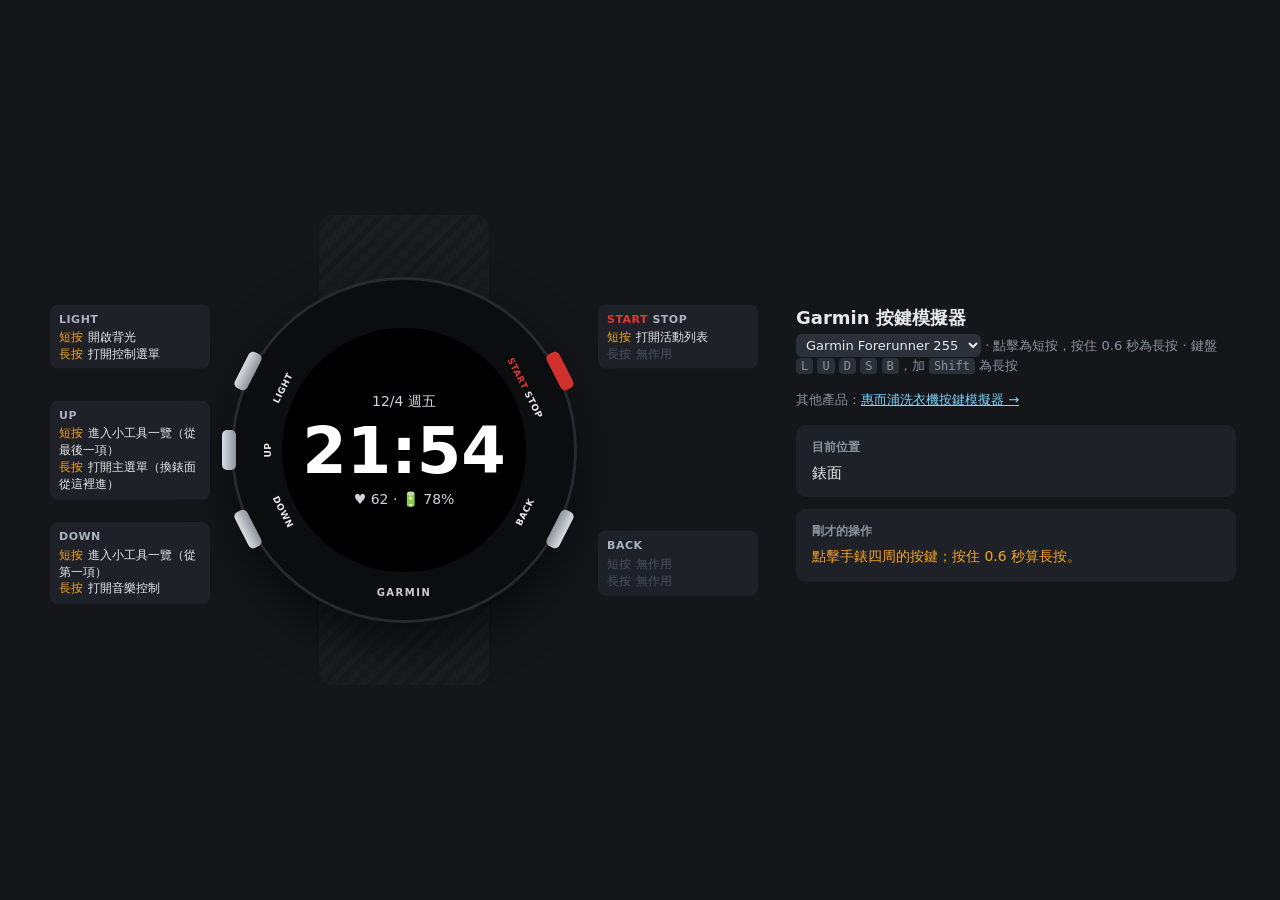
<file: index.html>
<!doctype html>
<html lang="zh-Hant">
<head>
  <meta charset="utf-8">
  <meta name="viewport" content="width=device-width, initial-scale=1">
  <title>Garmin 按鍵模擬器</title>
  <link rel="icon" href="data:,">
  <link rel="stylesheet" href="style.css">
</head>
<body>
  <div class="stage">
    <div class="strap"></div>
    <div id="watch"><div id="screen"></div></div>
  </div>

  <div class="panel">
    <h1>Garmin 按鍵模擬器</h1>
    <p class="sub"><select id="model"></select> · 點擊為短按，按住 0.6 秒為長按 · 鍵盤 <kbd>L</kbd> <kbd>U</kbd> <kbd>D</kbd> <kbd>S</kbd> <kbd>B</kbd>，加 <kbd>Shift</kbd> 為長按</p>
    <p class="sub">其他產品：<a href="washer.html">惠而浦洗衣機按鍵模擬器 →</a></p>

    <div class="box"><h2>目前位置</h2><div id="path"></div></div>
    <div class="box"><h2>剛才的操作</h2><div id="log"></div></div>
  </div>

  <script src="models/fr255.js"></script>
  <script src="models/fenix7.js"></script>
  <script src="engine.js"></script>
</body>
</html>
</file>
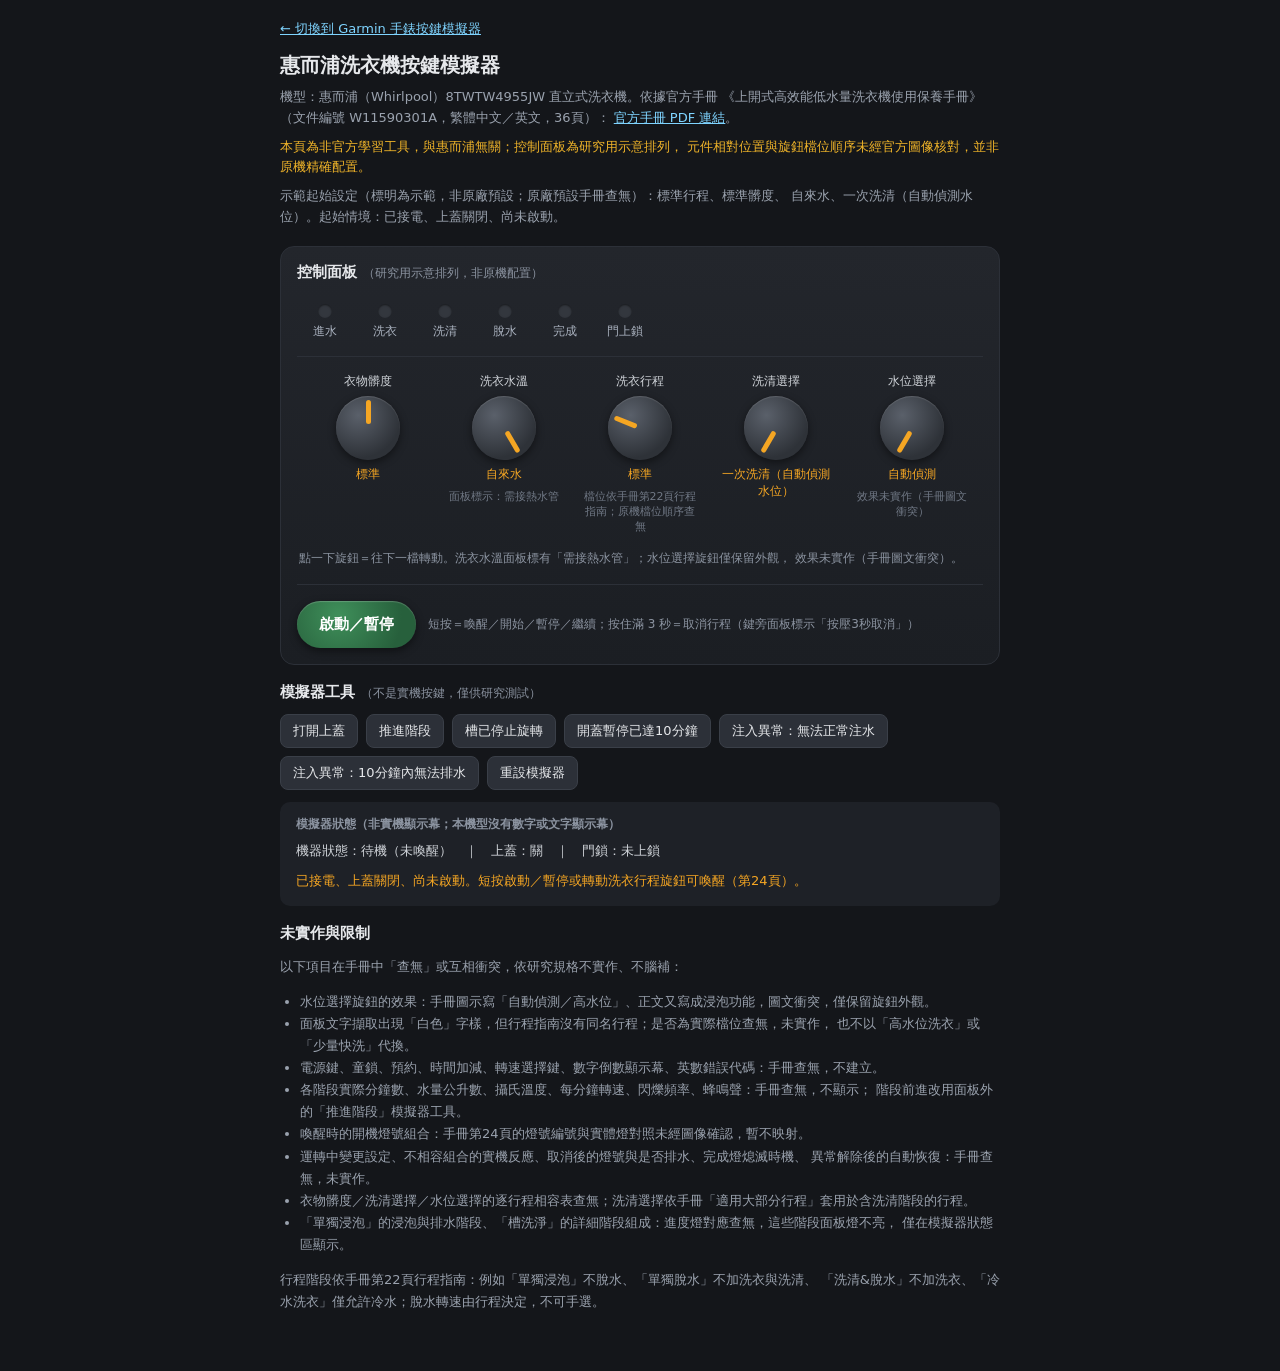
<file: washer.html>
<!doctype html>
<html lang="zh-Hant">
<head>
  <meta charset="utf-8">
  <meta name="viewport" content="width=device-width, initial-scale=1">
  <title>惠而浦洗衣機按鍵模擬器</title>
  <link rel="icon" href="data:,">
  <link rel="stylesheet" href="washer.css">
</head>
<body>
<div class="wrap">
  <header>
    <p class="switch"><a href="index.html">← 切換到 Garmin 手錶按鍵模擬器</a></p>
    <h1>惠而浦洗衣機按鍵模擬器</h1>
    <p class="sub">機型：惠而浦（Whirlpool）8TWTW4955JW 直立式洗衣機。依據官方手冊
      《上開式高效能低水量洗衣機使用保養手冊》（文件編號 W11590301A，繁體中文／英文，36頁）：
      <a class="longlink" href="https://www.whirlpool.com/content/dam/global/documents/202201/owners-manual-w11590301-revA.pdf" rel="noopener">官方手冊 PDF 連結</a>。
    </p>
    <p class="sub warn">本頁為非官方學習工具，與惠而浦無關；控制面板為研究用示意排列，
      元件相對位置與旋鈕檔位順序未經官方圖像核對，並非原機精確配置。</p>
    <p class="sub">示範起始設定（標明為示範，非原廠預設；原廠預設手冊查無）：標準行程、標準髒度、
      自來水、一次洗清（自動偵測水位）。起始情境：已接電、上蓋關閉、尚未啟動。</p>
  </header>

  <section class="machine" aria-label="控制面板（研究用示意）">
    <h2>控制面板<small>（研究用示意排列，非原機配置）</small></h2>

    <div class="lights" id="lights"></div>

    <div class="knobs" id="knobs"></div>
    <p class="hint">點一下旋鈕＝往下一檔轉動。洗衣水溫面板標有「需接熱水管」；水位選擇旋鈕僅保留外觀，
      效果未實作（手冊圖文衝突）。</p>

    <div class="startrow">
      <button id="startBtn" type="button">啟動／暫停</button>
      <span class="btnnote">短按＝喚醒／開始／暫停／繼續；按住滿 3 秒＝取消行程（鍵旁面板標示「按壓3秒取消」）</span>
    </div>
  </section>

  <section class="simtools">
    <h2>模擬器工具<small>（不是實機按鍵，僅供研究測試）</small></h2>
    <div class="toolbtns">
      <button id="lidBtn" type="button">打開上蓋</button>
      <button id="advanceBtn" type="button">推進階段</button>
      <button id="drumBtn" type="button">槽已停止旋轉</button>
      <button id="tenMinBtn" type="button">開蓋暫停已達10分鐘</button>
      <button id="fillAnomalyBtn" type="button">注入異常：無法正常注水</button>
      <button id="drainAnomalyBtn" type="button">注入異常：10分鐘內無法排水</button>
      <button id="resetBtn" type="button">重設模擬器</button>
    </div>
    <div class="box">
      <h3>模擬器狀態（非實機顯示幕；本機型沒有數字或文字顯示幕）</h3>
      <div id="simState" class="simstate"></div>
      <div id="message" class="message" aria-live="polite"></div>
    </div>
  </section>

  <section class="notes">
    <h2>未實作與限制</h2>
    <p>以下項目在手冊中「查無」或互相衝突，依研究規格不實作、不腦補：</p>
    <ul>
      <li>水位選擇旋鈕的效果：手冊圖示寫「自動偵測／高水位」、正文又寫成浸泡功能，圖文衝突，僅保留旋鈕外觀。</li>
      <li>面板文字擷取出現「白色」字樣，但行程指南沒有同名行程；是否為實際檔位查無，未實作，
        也不以「高水位洗衣」或「少量快洗」代換。</li>
      <li>電源鍵、童鎖、預約、時間加減、轉速選擇鍵、數字倒數顯示幕、英數錯誤代碼：手冊查無，不建立。</li>
      <li>各階段實際分鐘數、水量公升數、攝氏溫度、每分鐘轉速、閃爍頻率、蜂鳴聲：手冊查無，不顯示；
        階段前進改用面板外的「推進階段」模擬器工具。</li>
      <li>喚醒時的開機燈號組合：手冊第24頁的燈號編號與實體燈對照未經圖像確認，暫不映射。</li>
      <li>運轉中變更設定、不相容組合的實機反應、取消後的燈號與是否排水、完成燈熄滅時機、
        異常解除後的自動恢復：手冊查無，未實作。</li>
      <li>衣物髒度／洗清選擇／水位選擇的逐行程相容表查無；洗清選擇依手冊「適用大部分行程」套用於含洗清階段的行程。</li>
      <li>「單獨浸泡」的浸泡與排水階段、「槽洗淨」的詳細階段組成：進度燈對應查無，這些階段面板燈不亮，
        僅在模擬器狀態區顯示。</li>
    </ul>
    <p>行程階段依手冊第22頁行程指南：例如「單獨浸泡」不脫水、「單獨脫水」不加洗衣與洗清、
      「洗清&amp;脫水」不加洗衣、「冷水洗衣」僅允許冷水；脫水轉速由行程決定，不可手選。</p>
  </section>
</div>

<script src="washer-model.js"></script>
<script src="washer-app.js"></script>
</body>
</html>
</file>
<file: style.css>
* { box-sizing: border-box; }
body {
  margin: 0; min-height: 100vh; background: #14161a; color: #e6e8eb;
  font-family: system-ui, "Microsoft JhengHei", "PingFang TC", sans-serif;
  display: flex; flex-wrap: wrap; gap: 32px; align-items: center; justify-content: center; padding: 24px;
}
h1 { font-size: 18px; margin: 0 0 4px; }
a { color: #7fd4ff; }
.sub { color: #8b93a0; font-size: 13px; margin: 0 0 16px; }

/* ---- 手錶 ---- */
/* 機身比例參照手冊 Overview 的機身圖：黑色錶殼、錶圈內側印按鍵名、上下錶帶 */
.stage { width: 720px; height: 470px; position: relative; flex: none; overflow: hidden; }
@media (max-width: 770px) { .stage { zoom: .78; } }
@media (max-width: 610px) { .stage { zoom: .6; } }
@media (max-width: 430px) { .stage { zoom: .47; } body { padding: 16px 8px; } }
.tip {
  position: absolute; width: 160px; transform: translateY(-50%); padding: 7px 9px; border-radius: 8px;
  background: #1e2127; font-size: 12px; line-height: 1.4; color: #e6e8eb;
}
.tip b { display: block; font-size: 11px; letter-spacing: .5px; color: #aab2bf; margin-bottom: 2px; }
.tip b i { font-style: normal; color: #e0392f; }
.tip span { color: #f5a623; margin-right: 5px; }
.tip .none, .tip .none span { color: #4b515b; }
.strap {
  position: absolute; left: 50%; top: 0; bottom: 0; width: 170px; margin-left: -85px; border-radius: 14px;
  background: repeating-linear-gradient(135deg, #1b1d21 0 6px, #17191c 6px 12px);
}
#watch {
  position: absolute; left: 50%; top: 50%; width: 340px; height: 340px; margin: -170px 0 0 -170px;
  border-radius: 50%; background: radial-gradient(circle, #0c0d0f 72%, #1c1e22 73%, #101113 100%);
  box-shadow: 0 0 0 3px #26292e, 0 20px 50px #000a;
}
#watch::after { /* 錶圈下方的品牌字位置 */
  content: "GARMIN"; position: absolute; left: 0; right: 0; bottom: 22px; text-align: center;
  font-size: 10px; font-weight: 700; letter-spacing: 1.5px; color: #c9cdd3; pointer-events: none;
}
#screen {
  position: absolute; inset: 48px; border-radius: 50%; overflow: hidden;
  background: #000; color: #cfd3d8; transition: filter .2s; z-index: 1;
  display: flex; align-items: center; justify-content: center; text-align: center; user-select: none;
}
#screen.lit { filter: brightness(1.6); }
.btn {
  position: absolute; width: 14px; height: 40px; padding: 0; border: 0; border-radius: 5px;
  background: linear-gradient(90deg, #8d939c, #d9dde2); cursor: pointer; touch-action: none;
}
.btn::before { content: ""; position: absolute; inset: -8px -14px; } /* 放大點擊範圍 */
.btn:hover { filter: brightness(1.25); }
.btn.down { background: #f5a623 !important; }
.btn-label {
  position: absolute; white-space: nowrap; z-index: 2;
  font-size: 9px; font-weight: 700; letter-spacing: .5px; color: #e6e8eb; pointer-events: none;
}
.btn-label i { font-style: normal; color: #e0392f; }

/* ---- 螢幕內容 ---- */
.accent { color: #f5a623; }
.face, .act { display: flex; flex-direction: column; gap: 8px; align-items: center; }
.face b, .act b { font-size: 64px; line-height: 1; color: #fff; font-variant-numeric: tabular-nums; }
.face small, .act small { font-size: 14px; }
.face-big { gap: 0; }
.face-big b { font-size: 84px; }
.face-big b.accent { color: #f5a623; }
.face-data b { font-size: 52px; color: #7fd4ff; }
.caption { position: absolute; bottom: 22px; left: 0; right: 0; font-size: 12px; color: #f5a623; }
.list, .info { width: 100%; }
.title { font-size: 12px; color: #8b93a0; margin-bottom: 10px; }
.row { height: 44px; display: flex; align-items: center; justify-content: center; gap: 8px; font-size: 16px; }
.row.dim { color: #5d646f; font-size: 14px; }
.row.sel { background: #fff; color: #000; font-weight: 700; font-size: 20px; }
.pos { font-size: 11px; color: #5d646f; margin-top: 8px; }
.info .body { font-size: 20px; line-height: 1.5; color: #fff; }

/* ---- 說明面板 ---- */
.panel { width: 440px; max-width: 100%; }
.box { background: #1e2127; border-radius: 10px; padding: 14px 16px; margin-bottom: 12px; }
.box h2 { font-size: 12px; font-weight: 600; color: #8b93a0; margin: 0 0 8px; }
#path { font-size: 15px; }
#log { font-size: 14px; color: #f5a623; min-height: 1.4em; }
table { width: 100%; border-collapse: collapse; font-size: 13px; }
th, td { text-align: left; padding: 6px 6px; border-top: 1px solid #2c3038; vertical-align: top; }
thead th { border-top: 0; color: #8b93a0; font-weight: 500; }
tbody th { width: 64px; }
td.none { color: #4b515b; }
kbd { background: #2c3038; border-radius: 4px; padding: 1px 5px; font-size: 12px; }

/* ---- 型號切換與各型號外觀 ---- */
select { background: #2c3038; color: #e6e8eb; border: 0; border-radius: 6px; padding: 3px 6px; font: inherit; }
/* fēnix 7：參照手冊 Device Overview 機身圖——窄金屬錶圈、大螢幕、四個帶螺絲的錶耳、深色按鍵 */
.fenix7 #watch { background: radial-gradient(circle, #0c0d0f 79%, #50555c 80%, #2b2e33 100%); box-shadow: 0 0 0 3px #1b1d20, 0 20px 50px #000a; }
.fenix7 #watch::after { bottom: 40px; font-size: 8px; z-index: 2; color: #9aa0a8; }
.fenix7 #screen { inset: 32px; box-shadow: 0 0 0 2px #1a1c1f; }
.fenix7 .btn { background: linear-gradient(90deg, #3a3e44, #6b7078); width: 16px; height: 44px; }
.fenix7 .btn-label { font-size: 8px; color: #a9afb7; }
.fenix7 .strap::before, .fenix7 .strap::after {
  content: ""; position: absolute; left: -26px; right: -26px; height: 78px; border-radius: 16px;
  background:
    radial-gradient(circle at 14px 50%, #0c0d0f 0 5px, #6a7078 5px 7px, transparent 7px),
    radial-gradient(circle at calc(100% - 14px) 50%, #0c0d0f 0 5px, #6a7078 5px 7px, transparent 7px),
    #2b2e33;
}
.fenix7 .strap::before { top: 62px; }
.fenix7 .strap::after { bottom: 62px; }

/* ---- 地圖（示意的等高線地形）---- */
.map {
  position: absolute; inset: 0;
  background: repeating-radial-gradient(circle at calc(35% + var(--x)) calc(40% + var(--y)),
    #1f3d2c 0 calc(7px * var(--z)), #3b6b4a calc(7px * var(--z)) calc(7px * var(--z) + 1.5px));
}
.map .track {
  position: absolute; left: calc(50% + var(--x)); top: calc(50% + var(--y)); width: calc(18px * var(--z)); height: calc(26px * var(--z));
  border: 3px solid #ff5ad1; border-width: 0 0 3px 3px; border-radius: 0 0 0 60%; transform: translate(-100%, 0);
}
.map .me { position: absolute; left: calc(50% + var(--x)); top: calc(50% + var(--y)); transform: translate(-50%, -50%); color: #4db4ff; font-size: 22px; text-shadow: 0 0 3px #000; }
.map .scale { position: absolute; top: 26px; left: 0; right: 0; font-size: 12px; color: #fff; text-shadow: 0 0 3px #000; }
.map .caption { color: #fff; text-shadow: 0 0 3px #000; }
.map .cross { position: absolute; left: 50%; top: 50%; transform: translate(-50%, -50%); color: #fff; font-size: 26px; text-shadow: 0 0 3px #000; }
.fenix7 #watch::after { bottom: 35px; }
.fenix7 .caption { bottom: 50px; }
</file>
<file: washer.css>
/* 惠而浦洗衣機模擬器頁面：沿用手錶模擬器的深色配色；版面須在 390px 寬不產生橫向捲動。 */
* { box-sizing: border-box; }
body {
  margin: 0; min-height: 100vh; background: #14161a; color: #e6e8eb;
  font-family: system-ui, "Microsoft JhengHei", "PingFang TC", sans-serif;
  display: flex; justify-content: center; padding: 20px 12px 40px;
}
.wrap { width: 100%; max-width: 720px; min-width: 0; }
a { color: #7fd4ff; }
.longlink { overflow-wrap: anywhere; word-break: break-all; }
h1 { font-size: 20px; margin: 0 0 8px; }
h2 { font-size: 15px; margin: 0 0 12px; }
h2 small, h3 small { font-weight: 400; color: #8b93a0; font-size: 12px; margin-left: 6px; }
h3 { font-size: 12px; font-weight: 600; color: #8b93a0; margin: 0 0 8px; }
.sub { color: #9aa2ae; font-size: 13px; line-height: 1.6; margin: 0 0 8px; overflow-wrap: anywhere; }
.sub.warn { color: #f0b429; }
.switch { font-size: 13px; margin: 0 0 14px; }

/* ---- 控制面板 ---- */
.machine {
  background: linear-gradient(180deg, #23262c, #1b1e23); border: 1px solid #2c3038;
  border-radius: 14px; padding: 16px; margin: 18px 0;
}

/* 進度與門鎖指示燈 */
.lights { display: flex; flex-wrap: wrap; gap: 10px 16px; padding: 10px 6px 16px; border-bottom: 1px solid #2c3038; margin-bottom: 16px; }
.light { display: flex; flex-direction: column; align-items: center; gap: 5px; font-size: 12px; color: #aab2bf; min-width: 44px; }
.led { width: 14px; height: 14px; border-radius: 50%; background: #33373e; box-shadow: inset 0 1px 2px #0008; }
.led.on { background: #ffb02e; box-shadow: 0 0 8px #ffb02e88; }
.light.lock .led.on { background: #e0392f; box-shadow: 0 0 8px #e0392f88; }
.led.flash { animation: blink 1s step-start infinite; }
.led.flash { background: #ffb02e; }
.light.lock .led.flash { background: #e0392f; }
@keyframes blink { 50% { background: #33373e; box-shadow: inset 0 1px 2px #0008; } }

/* 旋鈕 */
.knobs { display: flex; flex-wrap: wrap; gap: 14px 18px; justify-content: center; }
.knob { width: 118px; display: flex; flex-direction: column; align-items: center; gap: 6px; min-width: 0; }
.knob .name { font-size: 12px; color: #cfd3d8; text-align: center; }
.knob .dial {
  width: 64px; height: 64px; border-radius: 50%; border: 0; cursor: pointer; position: relative;
  background: radial-gradient(circle at 35% 30%, #5a606a, #2e3238 70%);
  box-shadow: 0 3px 8px #0007, inset 0 1px 1px #fff2;
}
.knob .dial:hover { filter: brightness(1.15); }
.knob .dial .pointer {
  position: absolute; left: 50%; top: 4px; width: 5px; height: 24px; margin-left: -2.5px;
  border-radius: 3px; background: #f5a623; transform-origin: 50% 28px; pointer-events: none;
}
.knob .value { font-size: 12px; color: #f5a623; text-align: center; line-height: 1.4; overflow-wrap: anywhere; }
.knob .caption { font-size: 11px; color: #707885; text-align: center; line-height: 1.4; overflow-wrap: anywhere; }
.hint { font-size: 12px; color: #8b93a0; line-height: 1.6; margin: 14px 2px 16px; }

/* 啟動／暫停按鍵 */
.startrow { display: flex; flex-wrap: wrap; align-items: center; gap: 12px; border-top: 1px solid #2c3038; padding-top: 16px; }
#startBtn {
  font: inherit; font-size: 15px; font-weight: 700; color: #fff; cursor: pointer;
  padding: 14px 22px; border: 0; border-radius: 50px;
  background: radial-gradient(circle at 35% 30%, #3f8f5a, #27603c 75%);
  box-shadow: 0 3px 8px #0007, inset 0 1px 1px #fff3; touch-action: none; user-select: none; -webkit-user-select: none;
}
#startBtn.down { filter: brightness(1.3); transform: translateY(1px); }
.btnnote { font-size: 12px; color: #8b93a0; flex: 1; min-width: 180px; line-height: 1.5; }

/* ---- 模擬器工具與說明 ---- */
.simtools, .notes { margin: 18px 0; }
.toolbtns { display: flex; flex-wrap: wrap; gap: 8px; margin-bottom: 12px; }
.toolbtns button {
  font: inherit; font-size: 13px; color: #e6e8eb; background: #2c3038; border: 1px solid #3a3f48;
  border-radius: 8px; padding: 7px 12px; cursor: pointer;
}
.toolbtns button:hover:enabled { background: #3a3f48; }
.toolbtns button:disabled { color: #5d646f; cursor: default; }
.box { background: #1e2127; border-radius: 10px; padding: 14px 16px; }
.simstate { font-size: 13px; color: #cfd3d8; line-height: 1.6; margin-bottom: 8px; }
.message { font-size: 13px; color: #f5a623; line-height: 1.7; overflow-wrap: anywhere; }
.notes p, .notes li { font-size: 13px; color: #9aa2ae; line-height: 1.7; overflow-wrap: anywhere; }
.notes ul { padding-left: 20px; margin: 8px 0; }
</file>
